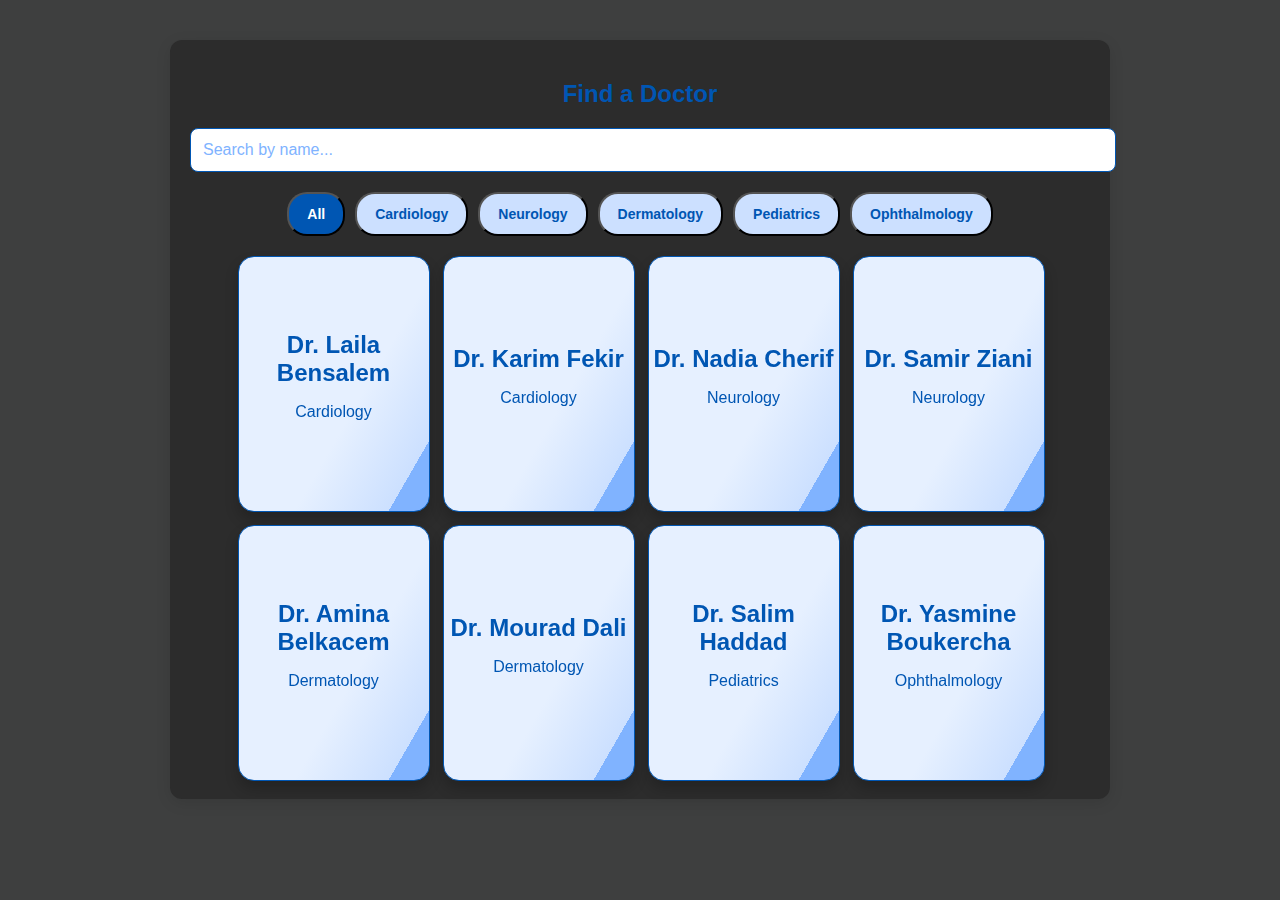
<file: otherhtml/index.html>
<!DOCTYPE html>
<html lang="en">
<head>
    <meta charset="UTF-8">
    <meta name="viewport" content="width=device-width, initial-scale=1.0">
    <title>Doctor Directory</title>
    <style>
        body { 
            font-family: Arial, sans-serif; 
            background-color: #3e3f3f; /* Light blue-gray background */
            margin: 0; 
            padding: 0; 
        }
        .container { 
            max-width: 900px; 
            margin: 40px auto; 
            padding: 20px; 
            background: rgb(44, 44, 44); 
            border-radius: 12px; 
            box-shadow: 0 4px 15px rgba(0, 0, 0, 0.1); 
        }
        h2 { 
            text-align: center; 
            color: #0056b3; /* Dark blue for headings */
        }
        .search-bar { 
            width: 100%; 
            padding: 12px; 
            margin-bottom: 20px; 
            border: 1px solid #0056b3; /* Dark blue border */
            border-radius: 8px; 
            font-size: 16px; 
            color: #0056b3; /* Dark blue text */
        }
        .search-bar::placeholder {
            color: #80b3ff; /* Light blue placeholder */
        }
        .tabs { 
            display: flex; 
            gap: 10px; 
            margin-bottom: 20px; 
            flex-wrap: wrap; 
            justify-content: center; 
        }
        .tab { 
            padding: 12px 18px; 
            cursor: pointer; 
            background: #cce0ff; /* Light blue background */
            border-radius: 20px; 
            transition: 0.3s; 
            font-size: 14px; 
            font-weight: bold; 
            color: #0056b3; /* Dark blue text */
        }
        .tab:hover, .tab.active { 
            background: #0056b3; /* Dark blue background */
            color: white; 
        }
        .doctor-list { 
            display: flex; 
            flex-wrap: wrap; 
            gap: 15px; 
            justify-content: center; 
            margin-top: 20px; 
        }
        
        /* Flip Card Styles */
        .flip-card {
            background-color: transparent;
            width: 190px;
            height: 254px;
            perspective: 1000px;
            font-family: sans-serif;
        }

        .flip-card-inner {
            position: relative;
            width: 100%;
            height: 100%;
            text-align: center;
            transition: transform 0.8s;
            transform-style: preserve-3d;
        }

        .flip-card:hover .flip-card-inner {
            transform: rotateY(180deg);
        }

        .flip-card-front, .flip-card-back {
            box-shadow: 0 8px 14px 0 rgba(0,0,0,0.2);
            position: absolute;
            display: flex;
            flex-direction: column;
            justify-content: center;
            width: 100%;
            height: 100%;
            -webkit-backface-visibility: hidden;
            backface-visibility: hidden;
            border: 1px solid #0056b3; /* Dark blue border */
            border-radius: 1rem;
        }

        .flip-card-front {
            background: linear-gradient(120deg, #e6f0ff 60%, #cce0ff 88%,
               #b3d1ff 40%, #80b3ff 48%); /* Light blue gradient */
            color: #0056b3; /* Dark blue text */
        }

        .flip-card-back {
            background: linear-gradient(120deg, #80b3ff 30%, #0056b3 88%,
               #e6f0ff 40%, #cce0ff 78%); /* Blue gradient */
            color: white; /* White text */
            transform: rotateY(180deg);
        }

        .title {
            font-size: 1.5em;
            font-weight: 900;
            text-align: center;
            margin: 0;
        }

        .sticker {
            font-weight: bold;
            color: #0056b3; /* Dark blue text */
        }

        @media (max-width: 600px) {
            .flip-card { width: 100%; }
        }
    </style>
</head>
<body>
    <div class="container">
        <h2>Find a Doctor</h2>
        <input type="text" id="searchName" class="search-bar" placeholder="Search by name..." onkeyup="filterDoctors()" aria-label="Search by name">
        
        <div class="tabs" id="specialtyTabs" role="tablist"></div>
        
        <div class="doctor-list" id="doctorList" role="list"></div>
    </div>

    <script>
      const doctors = [
    { name: "Dr. Laila Bensalem", specialty: "Cardiology", address: "12 Rue Pasteur", phone: "070-123-4567", workTime: "8AM - 2PM" },
    { name: "Dr. Karim Fekir", specialty: "Cardiology", address: "45 Boulevard Ziane", phone: "079-456-7890", workTime: "10AM - 6PM" },
    { name: "Dr. Nadia Cherif", specialty: "Neurology", address: "89 Avenue des Martyrs", phone: "077-321-9876", workTime: "9AM - 5PM" },
    { name: "Dr. Samir Ziani", specialty: "Neurology", address: "23 Rue Bouzid", phone: "076-654-1234", workTime: "7AM - 3PM" },
    { name: "Dr. Amina Belkacem", specialty: "Dermatology", address: "101 Rue de la Liberté", phone: "071-777-8888", workTime: "8AM - 4PM" },
    { name: "Dr. Mourad Dali", specialty: "Dermatology", address: "56 Rue Ben Mhidi", phone: "073-888-9999", workTime: "9AM - 1PM" },
    { name: "Dr. Salim Haddad", specialty: "Pediatrics", address: "30 Rue Frantz Fanon", phone: "075-112-3344", workTime: "9AM - 5PM" },
    { name: "Dr. Yasmine Boukercha", specialty: "Ophthalmology", address: "18 Rue Didouche Mourad", phone: "074-556-7788", workTime: "10AM - 4PM" }
];

        
        const specialties = ["All", ...new Set(doctors.map(d => d.specialty))];
        const tabsContainer = document.getElementById("specialtyTabs");
        const doctorList = document.getElementById("doctorList");

        function createTabs() {
            specialties.forEach(specialty => {
                let tab = document.createElement("button");
                tab.classList.add("tab");
                tab.innerText = specialty;
                tab.setAttribute("role", "tab");
                tab.setAttribute("aria-selected", specialty === "All");
                tab.onclick = () => filterDoctors(specialty);
                if (specialty === "All") tab.classList.add("active");
                tabsContainer.appendChild(tab);
            });
        }

        function filterDoctors(specialty = "All") {
            let nameQuery = document.getElementById("searchName").value.toLowerCase();
            doctorList.innerHTML = "";
            
            let filtered = doctors.filter(d => 
                (specialty === "All" || d.specialty === specialty) && 
                (d.name.toLowerCase().includes(nameQuery))
            );
            
            document.querySelectorAll(".tab").forEach(tab => {
                tab.classList.remove("active");
                tab.setAttribute("aria-selected", "false");
            });
            document.querySelectorAll(".tab").forEach(tab => {
                if (tab.innerText === specialty) {
                    tab.classList.add("active");
                    tab.setAttribute("aria-selected", "true");
                }
            });
            
            filtered.forEach(doctor => {
                let card = document.createElement("div");
                card.classList.add("flip-card");

                let inner = document.createElement("div");
                inner.classList.add("flip-card-inner");

                let front = document.createElement("div");
                front.classList.add("flip-card-front");
                front.innerHTML = `<p class="title">${doctor.name}</p>
                                     <p>${doctor.specialty}</p>`;

                let back = document.createElement("div");
                back.classList.add("flip-card-back");
                back.innerHTML = `<p class="title">Contact</p>
                                  <p>📞 ${doctor.phone}</p>
                                  <p>📍 ${doctor.address}</p>
                                  <p>⏰ ${doctor.workTime}</p>`;

                inner.appendChild(front);
                inner.appendChild(back);
                card.appendChild(inner);
                doctorList.appendChild(card);
            });
        }

        createTabs();
        filterDoctors();
    </script>
</body>
</html>
</file>
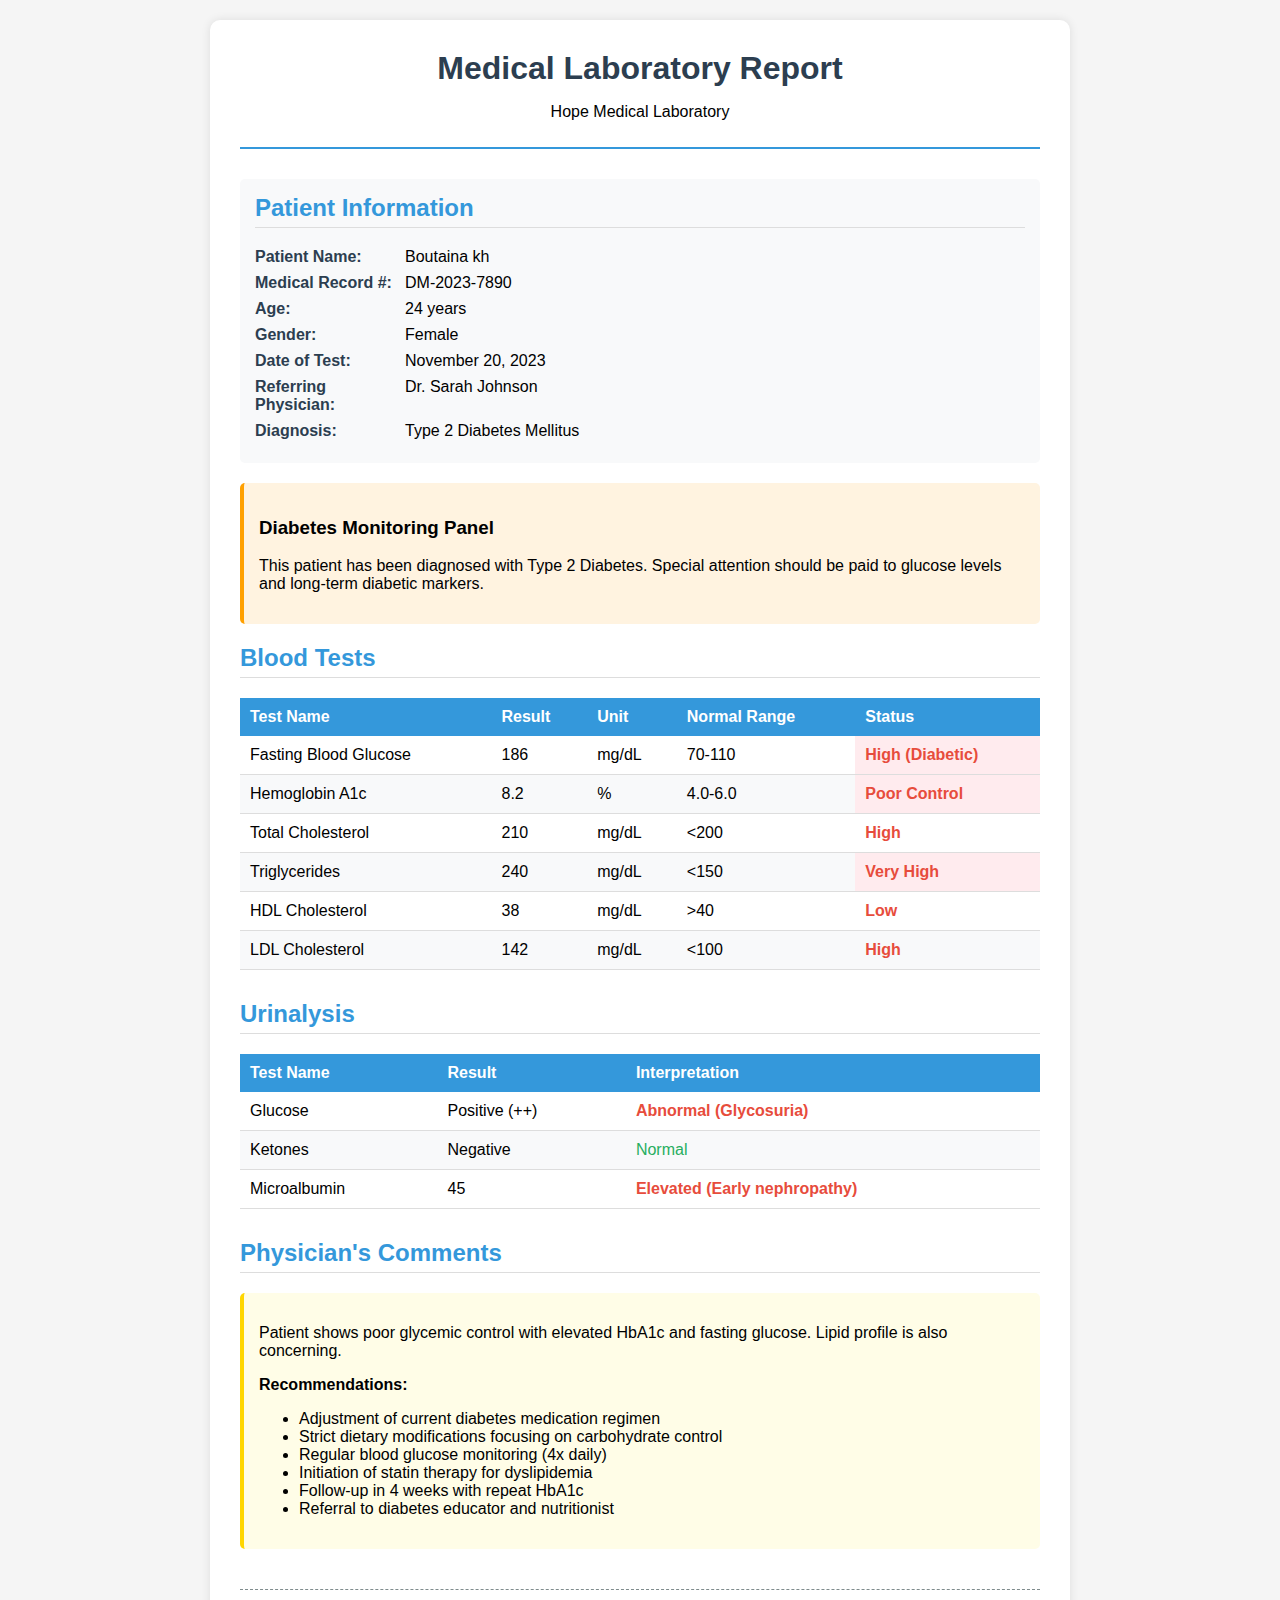
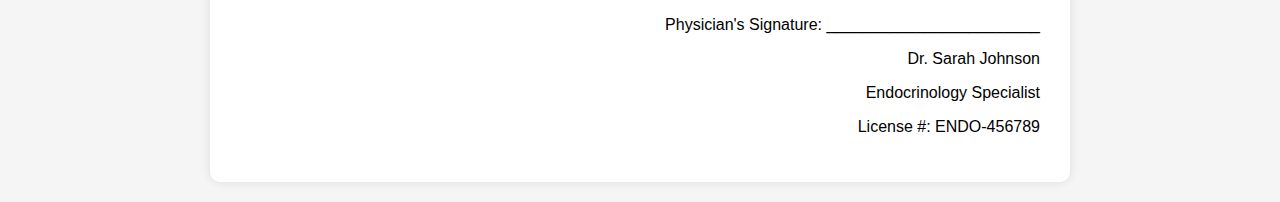
<file: analyse.html>
<!DOCTYPE html>
<html lang="en">
<head>
    <meta charset="UTF-8">
    <meta name="viewport" content="width=device-width, initial-scale=1.0">
    <title>Medical Laboratory Report</title>
    <style>
        body {
            font-family: 'Arial', sans-serif;
            margin: 0;
            padding: 20px;
            background-color: #f5f5f5;
        }
        .container {
            max-width: 800px;
            margin: 0 auto;
            background-color: white;
            padding: 30px;
            border-radius: 10px;
            box-shadow: 0 0 10px rgba(0,0,0,0.1);
        }
        .header {
            text-align: center;
            margin-bottom: 30px;
            border-bottom: 2px solid #3498db;
            padding-bottom: 10px;
        }
        .header h1 {
            color: #2c3e50;
            margin: 0;
        }
        .patient-info {
            background-color: #f8f9fa;
            padding: 15px;
            border-radius: 5px;
            margin-bottom: 20px;
        }
        .patient-info h2 {
            color: #3498db;
            margin-top: 0;
            border-bottom: 1px solid #ddd;
            padding-bottom: 5px;
        }
        .info-row {
            display: flex;
            margin-bottom: 8px;
        }
        .info-label {
            font-weight: bold;
            width: 150px;
            color: #2c3e50;
        }
        .info-value {
            flex: 1;
        }
        .analysis-section {
            margin-bottom: 30px;
        }
        .analysis-section h2 {
            color: #3498db;
            border-bottom: 1px solid #ddd;
            padding-bottom: 5px;
        }
        .analysis-table {
            width: 100%;
            border-collapse: collapse;
            margin-top: 15px;
        }
        .analysis-table th {
            background-color: #3498db;
            color: white;
            padding: 10px;
            text-align: left;
        }
        .analysis-table td {
            padding: 10px;
            border-bottom: 1px solid #ddd;
        }
        .analysis-table tr:nth-child(even) {
            background-color: #f8f9fa;
        }
        .normal {
            color: #27ae60;
        }
        .abnormal {
            color: #e74c3c;
            font-weight: bold;
        }
        .critical {
            color: #e74c3c;
            font-weight: bold;
            background-color: #ffebee;
        }
        .footer {
            text-align: center;
            margin-top: 30px;
            color: #7f8c8d;
            font-size: 14px;
        }
        .lab-signature {
            margin-top: 40px;
            text-align: right;
            border-top: 1px dashed #7f8c8d;
            padding-top: 10px;
        }
        .diabetes-notes {
            background-color: #fff3e0;
            padding: 15px;
            border-radius: 5px;
            border-left: 4px solid #ffa000;
            margin-bottom: 20px;
        }
    </style>
</head>
<body>
    <div class="container">
        <div class="header">
            <h1>Medical Laboratory Report</h1>
            <p>Hope Medical Laboratory</p>
        </div>
        
        <div class="patient-info">
            <h2>Patient Information</h2>
            <div class="info-row">
                <span class="info-label">Patient Name:</span>
                <span class="info-value">Boutaina kh</span>
            </div>
            <div class="info-row">
                <span class="info-label">Medical Record #:</span>
                <span class="info-value">DM-2023-7890</span>
            </div>
            <div class="info-row">
                <span class="info-label">Age:</span>
                <span class="info-value">24 years</span>
            </div>
            <div class="info-row">
                <span class="info-label">Gender:</span>
                <span class="info-value">Female</span>
            </div>
            <div class="info-row">
                <span class="info-label">Date of Test:</span>
                <span class="info-value">November 20, 2023</span>
            </div>
            <div class="info-row">
                <span class="info-label">Referring Physician:</span>
                <span class="info-value">Dr. Sarah Johnson</span>
            </div>
            <div class="info-row">
                <span class="info-label">Diagnosis:</span>
                <span class="info-value">Type 2 Diabetes Mellitus</span>
            </div>
        </div>
        
        <div class="diabetes-notes">
            <h3>Diabetes Monitoring Panel</h3>
            <p>This patient has been diagnosed with Type 2 Diabetes. Special attention should be paid to glucose levels and long-term diabetic markers.</p>
        </div>
        
        <div class="analysis-section">
            <h2>Blood Tests</h2>
            <table class="analysis-table">
                <thead>
                    <tr>
                        <th>Test Name</th>
                        <th>Result</th>
                        <th>Unit</th>
                        <th>Normal Range</th>
                        <th>Status</th>
                    </tr>
                </thead>
                <tbody>
                    <tr>
                        <td>Fasting Blood Glucose</td>
                        <td>186</td>
                        <td>mg/dL</td>
                        <td>70-110</td>
                        <td class="critical">High (Diabetic)</td>
                    </tr>
                    <tr>
                        <td>Hemoglobin A1c</td>
                        <td>8.2</td>
                        <td>%</td>
                        <td>4.0-6.0</td>
                        <td class="critical">Poor Control</td>
                    </tr>
                    <tr>
                        <td>Total Cholesterol</td>
                        <td>210</td>
                        <td>mg/dL</td>
                        <td>&lt;200</td>
                        <td class="abnormal">High</td>
                    </tr>
                    <tr>
                        <td>Triglycerides</td>
                        <td>240</td>
                        <td>mg/dL</td>
                        <td>&lt;150</td>
                        <td class="critical">Very High</td>
                    </tr>
                    <tr>
                        <td>HDL Cholesterol</td>
                        <td>38</td>
                        <td>mg/dL</td>
                        <td>&gt;40</td>
                        <td class="abnormal">Low</td>
                    </tr>
                    <tr>
                        <td>LDL Cholesterol</td>
                        <td>142</td>
                        <td>mg/dL</td>
                        <td>&lt;100</td>
                        <td class="abnormal">High</td>
                    </tr>
                </tbody>
            </table>
        </div>
        
        <div class="analysis-section">
            <h2>Urinalysis</h2>
            <table class="analysis-table">
                <thead>
                    <tr>
                        <th>Test Name</th>
                        <th>Result</th>
                        <th>Interpretation</th>
                    </tr>
                </thead>
                <tbody>
                    <tr>
                        <td>Glucose</td>
                        <td>Positive (++)</td>
                        <td class="abnormal">Abnormal (Glycosuria)</td>
                    </tr>
                    <tr>
                        <td>Ketones</td>
                        <td>Negative</td>
                        <td class="normal">Normal</td>
                    </tr>
                    <tr>
                        <td>Microalbumin</td>
                        <td>45</td>
                        <td class="abnormal">Elevated (Early nephropathy)</td>
                    </tr>
                </tbody>
            </table>
        </div>
        
        <div class="analysis-section">
            <h2>Physician's Comments</h2>
            <div style="background-color: #fffde7; padding: 15px; border-radius: 5px; border-left: 4px solid #ffd600;">
                <p>Patient shows poor glycemic control with elevated HbA1c and fasting glucose. Lipid profile is also concerning.</p>
                <p><strong>Recommendations:</strong></p>
                <ul>
                    <li>Adjustment of current diabetes medication regimen</li>
                    <li>Strict dietary modifications focusing on carbohydrate control</li>
                    <li>Regular blood glucose monitoring (4x daily)</li>
                    <li>Initiation of statin therapy for dyslipidemia</li>
                    <li>Follow-up in 4 weeks with repeat HbA1c</li>
                    <li>Referral to diabetes educator and nutritionist</li>
                </ul>
            </div>
        </div>
        
        <div class="lab-signature">
            <p>Physician's Signature: ________________________</p>
            <p>Dr. Sarah Johnson</p>
            <p>Endocrinology Specialist</p>
            <p>License #: ENDO-456789</p>
        </div>
        
        
    </div>
</body>
</html>
</file>
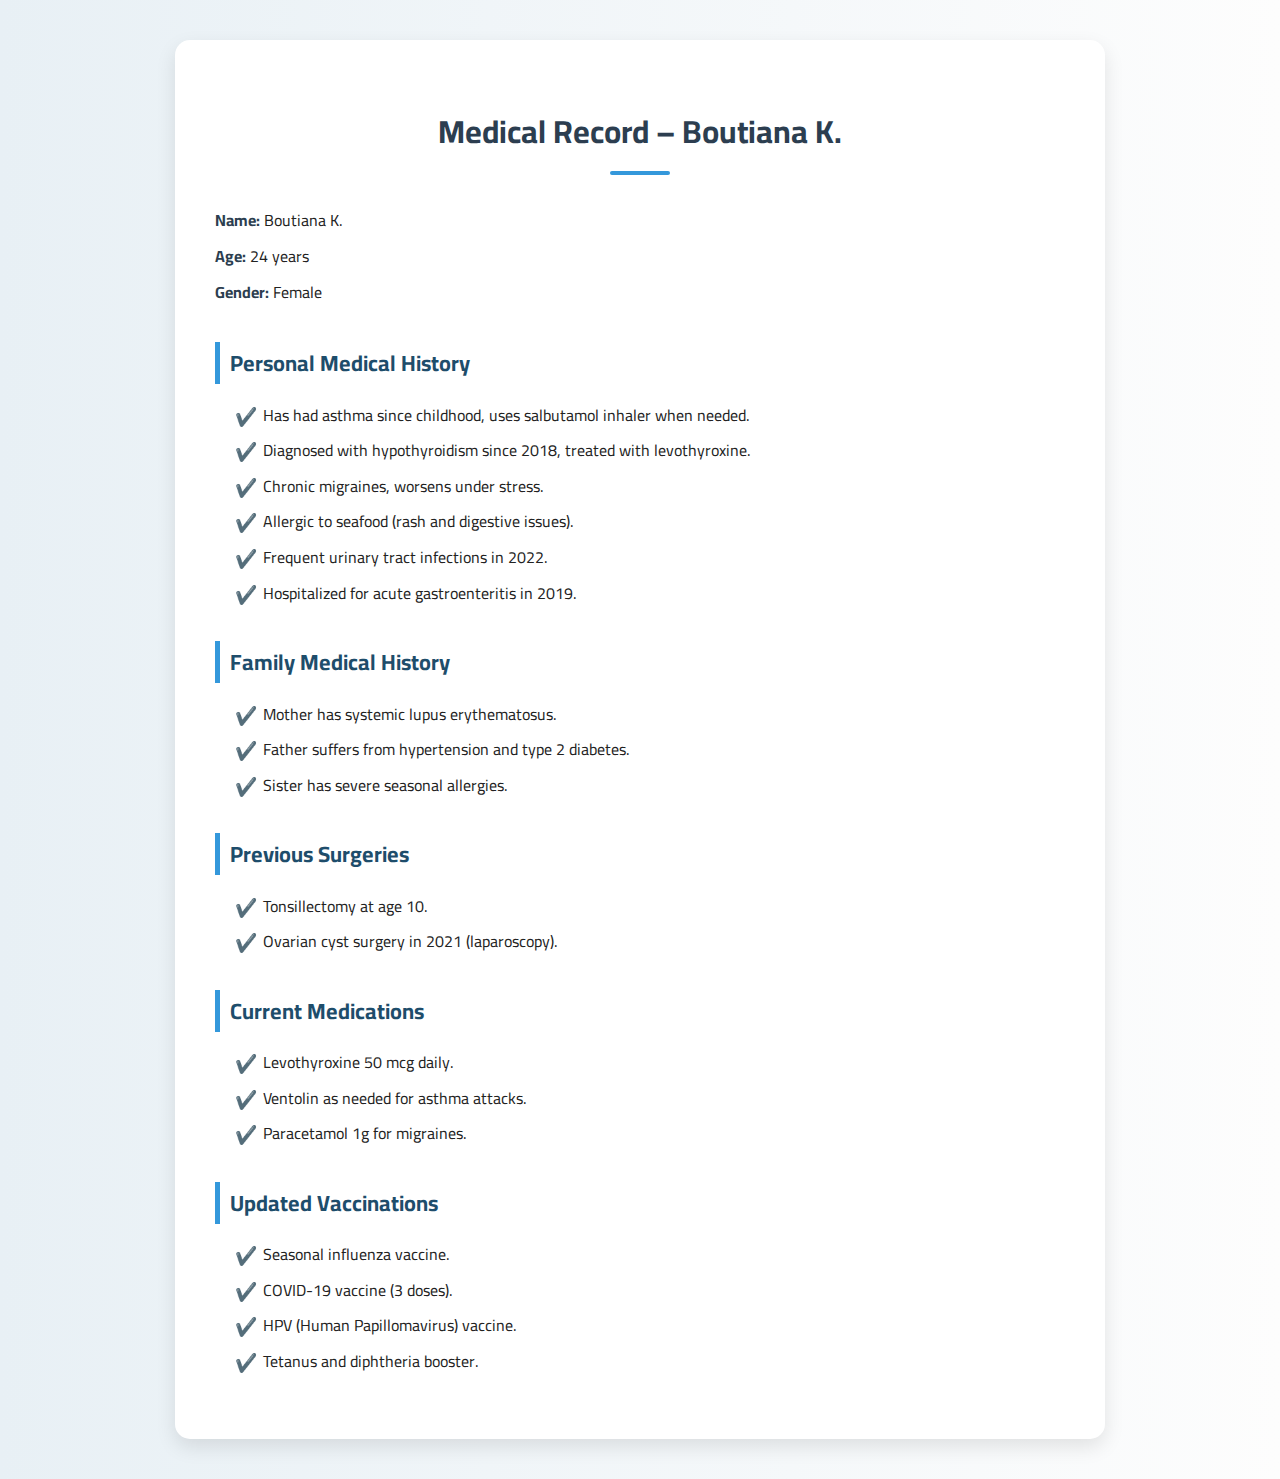
<file: atenece.html>
<!DOCTYPE html>
<html lang="en" dir="ltr">
<head>
  <meta charset="UTF-8" />
  <meta name="viewport" content="width=device-width, initial-scale=1.0"/>
  <title>Medical Record - Boutiana K.</title>
  <link href="https://fonts.googleapis.com/css2?family=Cairo:wght@400;600;700&display=swap" rel="stylesheet">
  <style>
    body {
      font-family: 'Cairo', sans-serif;
      background: linear-gradient(to right, #e8f0f5, #fdfdfd);
      margin: 0;
      padding: 0;
      color: #222;
    }
    .container {
      max-width: 850px;
      margin: 40px auto;
      background: #ffffff;
      padding: 40px;
      border-radius: 15px;
      box-shadow: 0 8px 20px rgba(0, 0, 0, 0.1);
      direction: ltr;
    }
    h1 {
      text-align: center;
      font-size: 32px;
      color: #2c3e50;
      margin-bottom: 30px;
      position: relative;
    }
    h1::after {
      content: "";
      display: block;
      width: 60px;
      height: 4px;
      background-color: #3498db;
      margin: 10px auto 0;
      border-radius: 5px;
    }
    h2 {
      font-size: 22px;
      color: #1e4d6b;
      border-left: 5px solid #3498db;
      padding-left: 10px;
      margin-top: 35px;
    }
    .section {
      margin-bottom: 25px;
    }
    .section p {
      margin: 6px 0;
    }
    .label {
      font-weight: bold;
      color: #2c3e50;
    }
    ul {
      padding-left: 20px;
      list-style: none;
    }
    ul li {
      margin: 10px 0;
      padding-left: 28px;
      position: relative;
      line-height: 1.6;
    }
    ul li::before {
      content: "✔️";
      position: absolute;
      left: 0;
      font-size: 18px;
      color: #3498db;
    }
    @media (max-width: 600px) {
      .container {
        padding: 20px;
      }
      h1 {
        font-size: 26px;
      }
      h2 {
        font-size: 18px;
      }
    }
  </style>
</head>
<body>
  <div class="container">
    <h1>Medical Record – Boutiana K.</h1>

    <div class="section">
      <p><span class="label">Name:</span> Boutiana K.</p>
      <p><span class="label">Age:</span> 24 years</p>
      <p><span class="label">Gender:</span> Female</p>
    </div>

    <div class="section">
      <h2>Personal Medical History</h2>
      <ul>
        <li>Has had asthma since childhood, uses salbutamol inhaler when needed.</li>
        <li>Diagnosed with hypothyroidism since 2018, treated with levothyroxine.</li>
        <li>Chronic migraines, worsens under stress.</li>
        <li>Allergic to seafood (rash and digestive issues).</li>
        <li>Frequent urinary tract infections in 2022.</li>
        <li>Hospitalized for acute gastroenteritis in 2019.</li>
      </ul>
    </div>

    <div class="section">
      <h2>Family Medical History</h2>
      <ul>
        <li>Mother has systemic lupus erythematosus.</li>
        <li>Father suffers from hypertension and type 2 diabetes.</li>
        <li>Sister has severe seasonal allergies.</li>
      </ul>
    </div>

    <div class="section">
      <h2>Previous Surgeries</h2>
      <ul>
        <li>Tonsillectomy at age 10.</li>
        <li>Ovarian cyst surgery in 2021 (laparoscopy).</li>
      </ul>
    </div>

    <div class="section">
      <h2>Current Medications</h2>
      <ul>
        <li>Levothyroxine 50 mcg daily.</li>
        <li>Ventolin as needed for asthma attacks.</li>
        <li>Paracetamol 1g for migraines.</li>
      </ul>
    </div>

    <div class="section">
      <h2>Updated Vaccinations</h2>
      <ul>
        <li>Seasonal influenza vaccine.</li>
        <li>COVID-19 vaccine (3 doses).</li>
        <li>HPV (Human Papillomavirus) vaccine.</li>
        <li>Tetanus and diphtheria booster.</li>
      </ul>
    </div>
  </div>
</body>
</html>
</file>
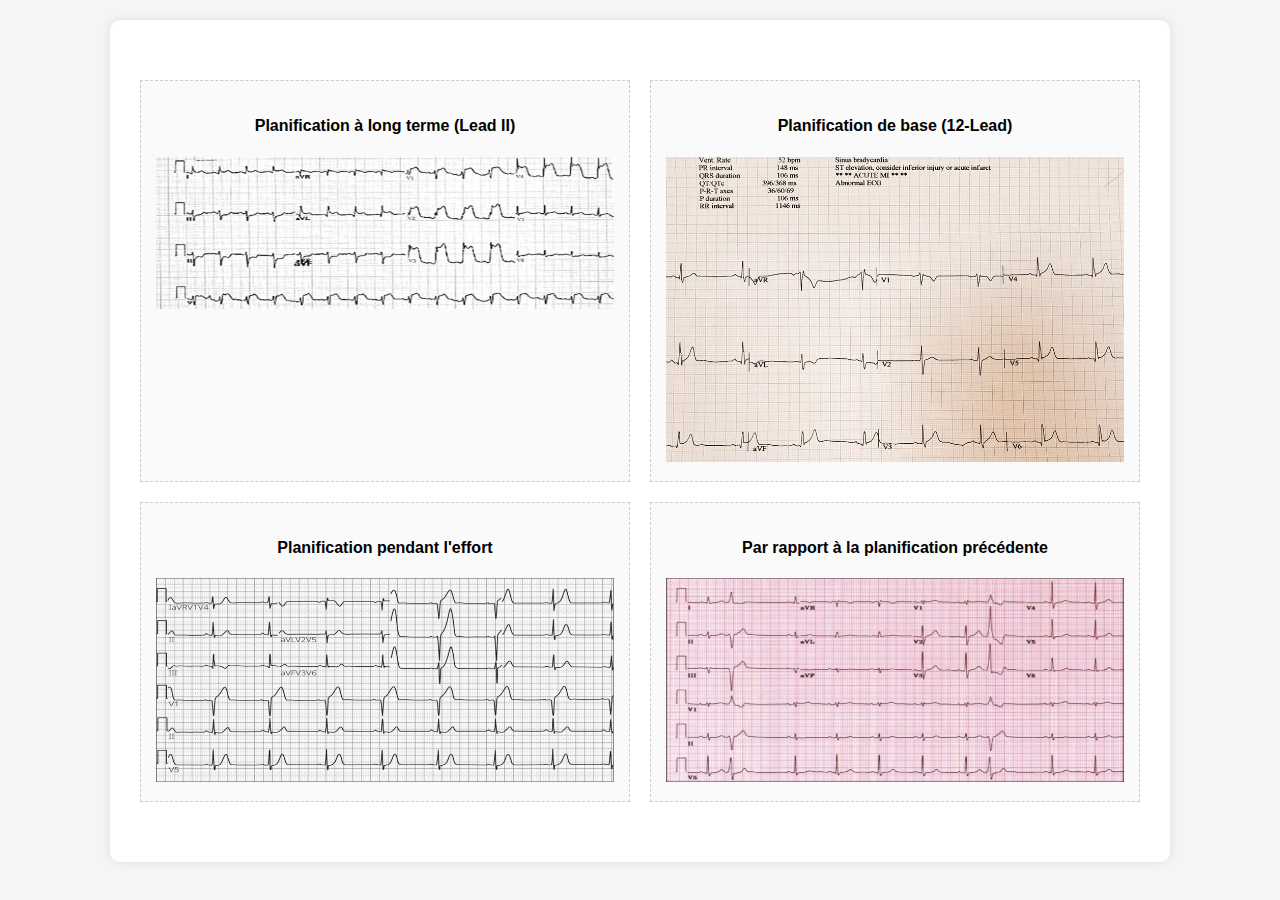
<file: ecg.html>
<!DOCTYPE html>
<html lang="ar" dir="rtl">
<head>
  <meta charset="UTF-8" />
  <meta name="viewport" content="width=device-width, initial-scale=1.0" />
  <title>تقرير تخطيط القلب الكهربائي</title>
  <style>
    body {
      font-family: 'Arial', sans-serif;
      margin: 0;
      padding: 20px;
      background-color: #f5f5f5;
    }
    .container {
      max-width: 1000px;
      margin: 0 auto;
      background-color: white;
      padding: 30px;
      border-radius: 10px;
      box-shadow: 0 0 10px rgba(0,0,0,0.1);
    }
    .header {
      text-align: center;
      margin-bottom: 30px;
      border-bottom: 2px solid #3498db;
      padding-bottom: 10px;
    }
    .patient-info {
      background-color: #f8f9fa;
      padding: 15px;
      border-radius: 5px;
      margin-bottom: 20px;
    }
    .ecg-gallery {
      display: grid;
      grid-template-columns: repeat(2, 1fr);
      gap: 20px;
      margin: 30px 0;
    }
    .ecg-image {
      border: 1px dashed #ccc;
      padding: 15px;
      background-color: #fafafa;
      text-align: center;
    }
    .ecg-image img {
      max-width: 100%;
      height: auto;
      object-fit: contain;
    }
    .parameter-table {
      width: 100%;
      border-collapse: collapse;
      margin: 20px 0;
    }
    .interpretation {
      background-color: #fff3e0;
      padding: 15px;
      border-radius: 5px;
      margin: 20px 0;
    }

    /* Responsive adjustments for phones */
    @media (max-width: 600px) {
      .container {
        padding: 15px;
      }
      .ecg-gallery {
        grid-template-columns: 1fr;
        gap: 15px;
      }
      .ecg-image h4 {
        font-size: 16px;
      }
    }
  </style>
</head>
<body>
  <div class="container">
    <!-- معلومات المريض (كما هي) -->

    <div class="ecg-gallery">
      <div class="ecg-image">
        <h4>Planification de base (12-Lead)</h4>
        <img src="assets/images/version2/ecgg.jpg" alt="التخطيط الأساسي للقلب" />
      </div>
      <div class="ecg-image">
        <h4>Planification à long terme (Lead II)</h4>
        <img src="assets/images/version2/ecgg2.jpg" alt="تخطيط النظم" />
      </div>
      <div class="ecg-image">
        <h4>Par rapport à la planification précédente</h4>
        <img src="assets/images/version2/ecgg3.jpg" alt="مقارنة التخطيط" />
      </div>
      <div class="ecg-image">
        <h4>Planification pendant l'effort</h4>
        <img src="assets/images/version2/ecgg4.png" alt="تخطيط الجهد" />
      </div>
    </div>
  </div>
</body>
</html>
</file>
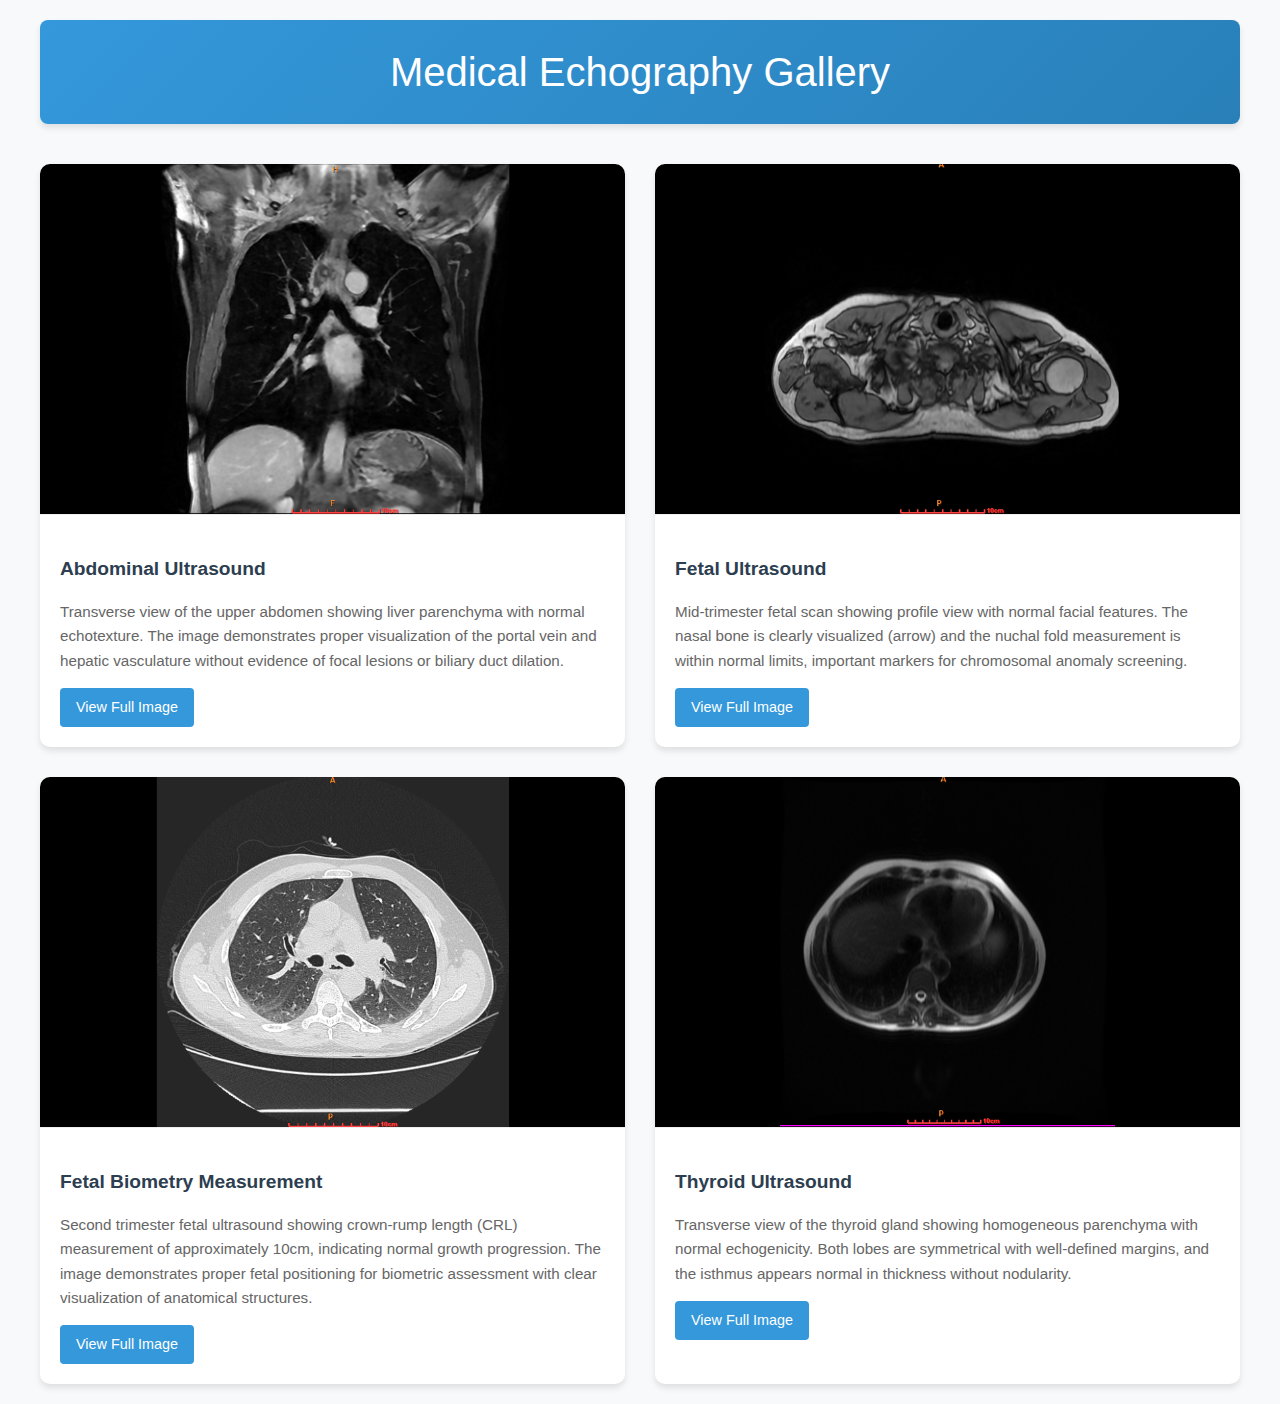
<file: echographe.html>
<!DOCTYPE html>
<html lang="en">
<head>
    <meta charset="UTF-8">
    <meta name="viewport" content="width=device-width, initial-scale=1.0">
    <title>Medical Echography Gallery</title>
    <style>
        :root {
            --primary-color: #3498db;
            --secondary-color: #2980b9;
            --dark-color: #2c3e50;
            --light-color: #ecf0f1;
            --shadow: 0 4px 6px rgba(0, 0, 0, 0.1);
            --transition: all 0.3s ease;
        }
        
        body {
            font-family: 'Segoe UI', Tahoma, Geneva, Verdana, sans-serif;
            margin: 0;
            padding: 0;
            background-color: #f8f9fa;
            color: #333;
            line-height: 1.6;
        }
        
        .container {
            max-width: 1200px;
            margin: 0 auto;
            padding: 20px;
        }
        
        header {
            text-align: center;
            margin-bottom: 40px;
            padding: 20px 0;
            background: linear-gradient(135deg, var(--primary-color), var(--secondary-color));
            color: white;
            border-radius: 8px;
            box-shadow: var(--shadow);
        }
        
        h1 {
            margin: 0;
            font-size: 2.5rem;
            font-weight: 300;
        }
        
        .subtitle {
            font-weight: 300;
            opacity: 0.9;
            margin-top: 10px;
        }
        
        .gallery {
            display: grid;
            grid-template-columns: repeat(auto-fit, minmax(500px, 1fr));
            gap: 30px;
            margin-top: 30px;
        }
        
        .image-container {
            background-color: white;
            border-radius: 10px;
            overflow: hidden;
            box-shadow: var(--shadow);
            transition: var(--transition);
            position: relative;
        }
        
        .image-container:hover {
            transform: translateY(-5px);
            box-shadow: 0 10px 20px rgba(0, 0, 0, 0.15);
        }
        
        .image-container img {
            width: 100%;
            height: 350px;
            object-fit: contain;
            display: block;
            border-bottom: 1px solid #eee;
            background-color: #000;
        }
        
        .image-info {
            padding: 20px;
        }
        
        .caption {
            font-size: 1.2rem;
            font-weight: 600;
            margin-bottom: 10px;
            color: var(--dark-color);
        }
        
        .description {
            color: #666;
            font-size: 0.95rem;
            margin-bottom: 15px;
        }
        
        .view-btn {
            display: inline-block;
            padding: 8px 16px;
            background-color: var(--primary-color);
            color: white;
            text-decoration: none;
            border-radius: 4px;
            font-size: 0.9rem;
            transition: var(--transition);
        }
        
        .view-btn:hover {
            background-color: var(--secondary-color);
        }
        
        footer {
            text-align: center;
            margin-top: 50px;
            padding: 20px;
            color: #666;
            font-size: 0.9rem;
        }
        
        @media (max-width: 768px) {
            .gallery {
                grid-template-columns: 1fr;
            }
            
            h1 {
                font-size: 2rem;
            }
            
            .image-container img {
                height: 250px;
            }
        }
        
        /* Animation */
        @keyframes fadeIn {
            from { opacity: 0; transform: translateY(20px); }
            to { opacity: 1; transform: translateY(0); }
        }
        
        .image-container {
            animation: fadeIn 0.5s ease-out forwards;
        }
        
        .image-container:nth-child(1) { animation-delay: 0.1s; }
        .image-container:nth-child(2) { animation-delay: 0.2s; }
        .image-container:nth-child(3) { animation-delay: 0.3s; }
        .image-container:nth-child(4) { animation-delay: 0.4s; }
    </style>
</head>
<body>
    <div class="container">
        <header>
            <h1>Medical Echography Gallery</h1>
        </header>
        
        <div class="gallery">
            <!-- Image 1 -->
            <div class="image-container">
                <img src="assets/images/version2/echo01.png" alt="Abdominal Ultrasound">
                <div class="image-info">
                    <h3 class="caption">Abdominal Ultrasound</h3>
                    <p class="description">Transverse view of the upper abdomen showing liver parenchyma with normal echotexture. The image demonstrates proper visualization of the portal vein and hepatic vasculature without evidence of focal lesions or biliary duct dilation.</p>
                    <a href="assets/images/version2/echo01.png" class="view-btn">View Full Image</a>
                </div>
            </div>
            
            <!-- Image 2 -->
            <div class="image-container">
                <img src="assets/images/version2/echo02.png" alt="Fetal Ultrasound">
                <div class="image-info">
                    <h3 class="caption">Fetal Ultrasound</h3>
                    <p class="description">Mid-trimester fetal scan showing profile view with normal facial features. The nasal bone is clearly visualized (arrow) and the nuchal fold measurement is within normal limits, important markers for chromosomal anomaly screening.</p>
                    <a href="assets/images/version2/echo02.png" class="view-btn">View Full Image</a>
                </div>
            </div>
            
            <!-- Image 3 -->
            <div class="image-container">
                <img src="assets/images/version2/echo03.png" alt="Fetal Biometry">
                <div class="image-info">
                    <h3 class="caption">Fetal Biometry Measurement</h3>
                    <p class="description">Second trimester fetal ultrasound showing crown-rump length (CRL) measurement of approximately 10cm, indicating normal growth progression. The image demonstrates proper fetal positioning for biometric assessment with clear visualization of anatomical structures.</p>
                    <a href="assets/images/version2/echo03.png" class="view-btn">View Full Image</a>
                </div>
            </div>
            
            <!-- Image 4 -->
            <div class="image-container">
                <img src="assets/images/version2/echo04.png" alt="Thyroid Ultrasound">
                <div class="image-info">
                    <h3 class="caption">Thyroid Ultrasound</h3>
                    <p class="description">Transverse view of the thyroid gland showing homogeneous parenchyma with normal echogenicity. Both lobes are symmetrical with well-defined margins, and the isthmus appears normal in thickness without nodularity.</p>
                    <a href="assets/images/version2/echo04.png" class="view-btn">View Full Image</a>
                </div>
            </div>
        </div>
        
    </div>
</body>
</html>
</file>
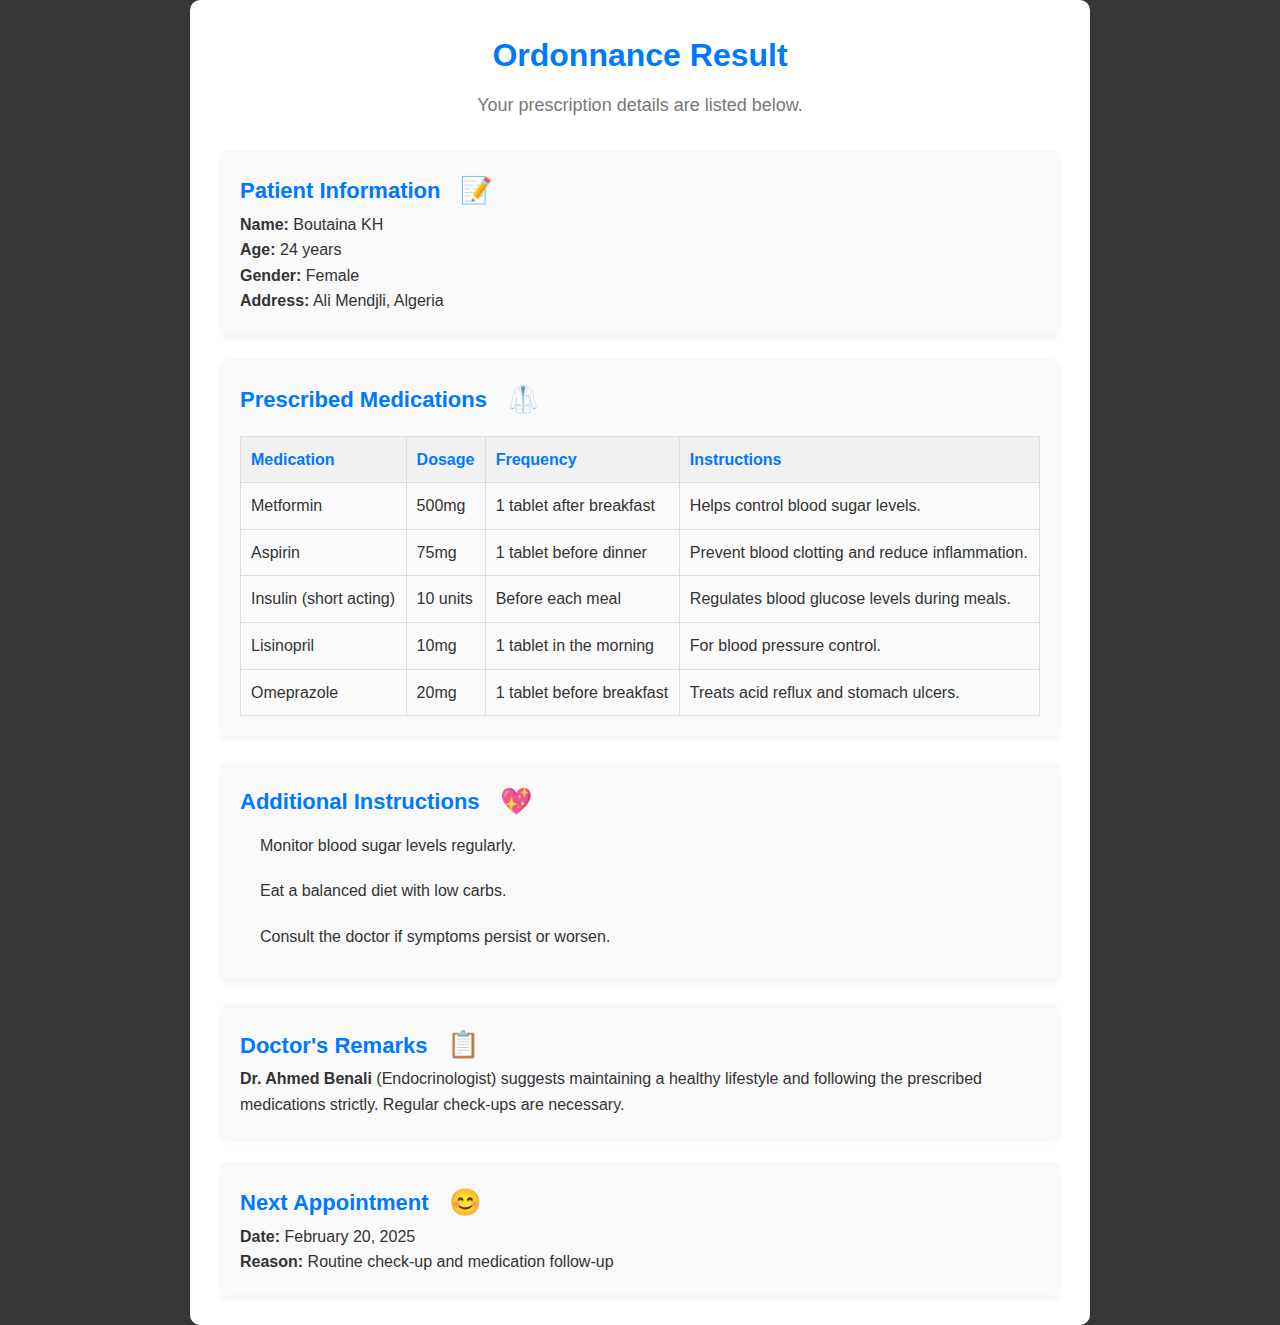
<file: ordonancee.html>
<!DOCTYPE html>
<html lang="en">
<head>
    <meta charset="UTF-8">
    <meta name="viewport" content="width=device-width, initial-scale=1.0">
    <title>Ordonnance Result</title>
</head>
<style>
    /* General reset */
* {
    margin: 0;
    padding: 0;
    box-sizing: border-box;
}

body {
    font-family: 'Arial', sans-serif;
    background-color: #383838;
    color: #333;
    padding: 0;
    margin: 0;
}

.container {
    max-width: 900px;
    margin: auto;
    background-color: #fff;
    padding: 30px;
    box-shadow: 0 4px 12px rgba(0, 0, 0, 0.1);
    border-radius: 10px;
    font-size: 16px;
    line-height: 1.6;
}

header {
    text-align: center;
    margin-bottom: 30px;
}

header h1 {
    color: #0078ff;
    font-size: 32px;
    margin-bottom: 10px;
}

header p {
    font-size: 18px;
    color: #777;
}

.ordonnance-result {
    display: flex;
    flex-direction: column;
    gap: 25px;
}

.result-item {
    background-color: #f9f9f9;
    padding: 20px;
    border-radius: 8px;
    box-shadow: 0 4px 6px rgba(0, 0, 0, 0.05);
}

.result-item h3 {
    margin-top: 0;
    color: #0078ff;
    font-size: 22px;
    display: flex;
    align-items: center;
    gap: 10px;
}

.result-item h3 span {
    font-size: 26px;
    margin-left: 10px;
}

.result-item ul {
    list-style-type: none;
    padding-left: 20px;
}

.result-item li {
    padding: 10px 0;
    font-size: 16px;
}

.result-item li strong {
    color: #0078ff;
}

.result-item table {
    width: 100%;
    border-collapse: collapse;
    margin-top: 15px;
}

.result-item table th,
.result-item table td {
    padding: 10px;
    text-align: left;
    border: 1px solid #ddd;
}

.result-item table th {
    background-color: #f1f1f1;
    font-weight: bold;
    color: #0078ff;
}

.result-item table td {
    background-color: #fafafa;
}


button {
    padding: 1.1em 2em;
    background: none;
    border: 2px solid #fff;
    font-size: 15px;
    color: #131313;
    cursor: pointer;
    position: relative;
    overflow: hidden;
    transition: all 0.3s;
    border-radius: 12px;
    background-color: #ecd448;
    font-weight: bolder;
    box-shadow: 0 2px 0 2px #000;
}

button:before {
    content: "";
    position: absolute;
    width: 100px;
    height: 120%;
    background-color: #ff6700;
    top: 50%;
    transform: skewX(30deg) translate(-150%, -50%);
    transition: all 0.5s;
}

button:hover {
    background-color: #4cc9f0;
    color: #fff;
    box-shadow: 0 2px 0 2px #0d3b66;
}

button:hover::before {
    transform: skewX(30deg) translate(150%, -50%);
    transition-delay: 0.1s;
}

button:active {
    transform: scale(0.9);
}


/* Responsive Design */
@media (max-width: 768px) {
    .container {
        padding: 15px;
    }


    button {
        width: 100%;
    }
}

</style>
<body>
    <div class="container">
        <header>
            <h1>Ordonnance Result</h1>
            <p>Your prescription details are listed below.</p>
        </header>
        
        <div class="ordonnance-result">
            <div class="result-item" id="patient-info">
                <h3>Patient Information</h3>
                <p><strong>Name:</strong> Boutaina KH</p>
                <p><strong>Age:</strong> 24 years</p>
                <p><strong>Gender:</strong> Female</p>
                <p><strong>Address:</strong> Ali Mendjli, Algeria</p>
            </div>

            <div class="result-item" id="medications">
                <h3>Prescribed Medications</h3>
                <table>
                    <thead>
                        <tr>
                            <th>Medication</th>
                            <th>Dosage</th>
                            <th>Frequency</th>
                            <th>Instructions</th>
                        </tr>
                    </thead>
                    <tbody>
                        <tr>
                            <td>Metformin</td>
                            <td>500mg</td>
                            <td>1 tablet after breakfast</td>
                            <td>Helps control blood sugar levels.</td>
                        </tr>
                        <tr>
                            <td>Aspirin</td>
                            <td>75mg</td>
                            <td>1 tablet before dinner</td>
                            <td>Prevent blood clotting and reduce inflammation.</td>
                        </tr>
                        <tr>
                            <td>Insulin (short acting)</td>
                            <td>10 units</td>
                            <td>Before each meal</td>
                            <td>Regulates blood glucose levels during meals.</td>
                        </tr>
                        <tr>
                            <td>Lisinopril</td>
                            <td>10mg</td>
                            <td>1 tablet in the morning</td>
                            <td>For blood pressure control.</td>
                        </tr>
                        <tr>
                            <td>Omeprazole</td>
                            <td>20mg</td>
                            <td>1 tablet before breakfast</td>
                            <td>Treats acid reflux and stomach ulcers.</td>
                        </tr>
                    </tbody>
                </table>
            </div>

            <div class="result-item" id="instructions">
                <h3>Additional Instructions</h3>
                <ul>
                    <li>Monitor blood sugar levels regularly.</li>
                    <li>Eat a balanced diet with low carbs.</li>
                    <li>Consult the doctor if symptoms persist or worsen.</li>
                </ul>
            </div>

            <div class="result-item" id="doctor-remarks">
                <h3>Doctor's Remarks</h3>
                <p><strong>Dr. Ahmed Benali</strong> (Endocrinologist) suggests maintaining a healthy lifestyle and following the prescribed medications strictly. Regular check-ups are necessary.</p>
            </div>

            <div class="result-item" id="next-appointment">
                <h3>Next Appointment</h3>
                <p><strong>Date:</strong> February 20, 2025</p>
                <p><strong>Reason:</strong> Routine check-up and medication follow-up</p>
            </div>

         
        </div>
    </div>

    <script>
        // Stickers array (can be customized)
        const stickers = [
            "👩‍⚕️", "💊", "📋", "📝", "📅", "😊", "💉", "🩺", "🥼", "🏥", "💪", "💖"
        ];

        // Function to randomly select and insert stickers
        function addSticker(sectionId) {
            const section = document.getElementById(sectionId);
            const sticker = stickers[Math.floor(Math.random() * stickers.length)];
            const stickerElement = document.createElement('span');
            stickerElement.innerText = sticker;
            section.querySelector('h3').appendChild(stickerElement);
        }

        // Adding stickers automatically to the sections
        addSticker('patient-info');
        addSticker('medications');
        addSticker('instructions');
        addSticker('doctor-remarks');
        addSticker('next-appointment');
    </script>
</body>
</html>
</file>
